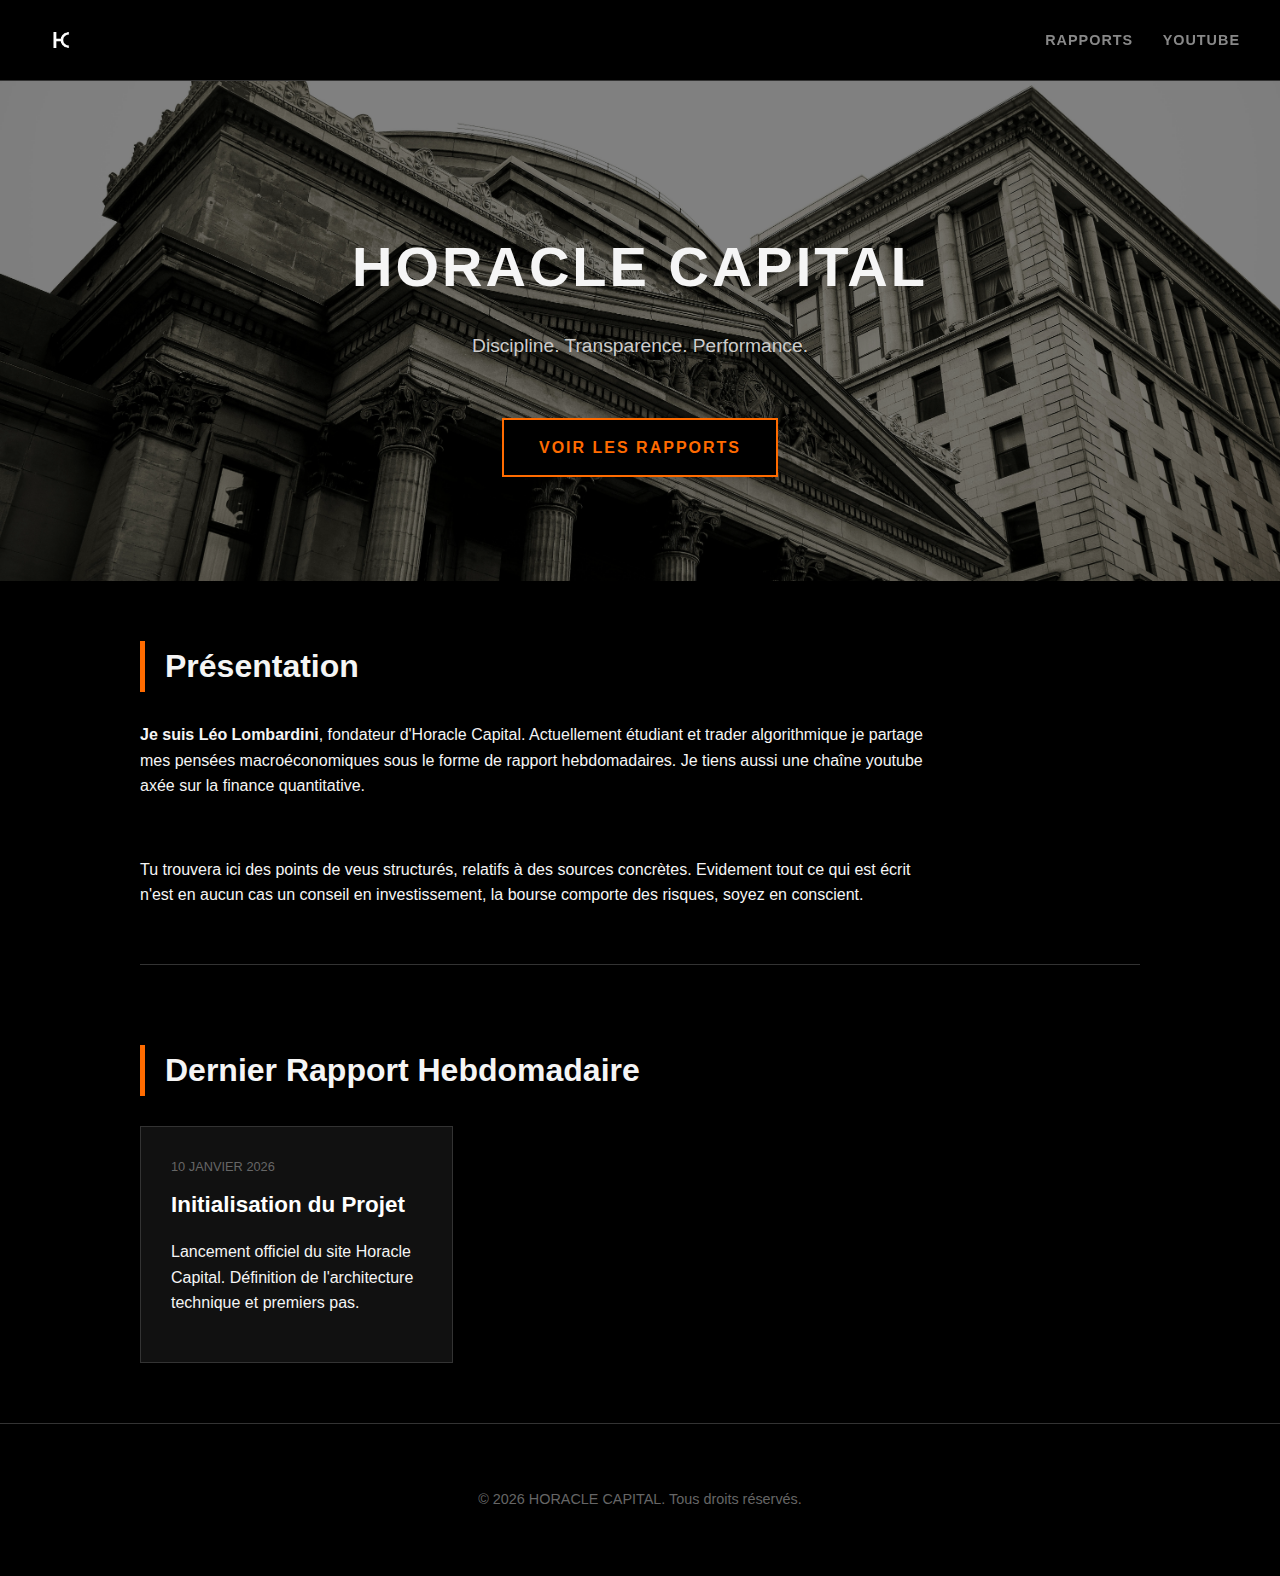
<file: root/index.html>
<!DOCTYPE html>
<html lang="fr">
  <head>
    <meta charset="UTF-8" />
    <meta name="viewport" content="width=device-width, initial-scale=1.0" />
    <title>HORACLE CAPITAL - Journal</title>
    <link rel="stylesheet" href="style.css" />
    <link rel="preconnect" href="https://fonts.googleapis.com" />
    <link
      href="https://fonts.googleapis.com/css2?family=Inter:wght@300;400;700&display=swap"
      rel="stylesheet"
    />
  </head>
  <body>
    <nav>
      <div class="logo-container">
        <a href="index.html">
          <img
            src="assets/img/logo.png"
            alt="HORACLE CAPITAL"
            style="max-height: 40px"
          />
        </a>
      </div>

      <div class="nav-links">
        <a href="reports.html">Rapports</a>
        <a href="https://www.youtube.com/@lbrd_leo" target="_blank">YouTube</a>
      </div>
    </nav>

    <header>
      <img src="assets/img/banner.jpg" alt="Background" class="header-bg" />

      <div class="header-content">
        <h1>Horacle Capital</h1>
        <p>Discipline. Transparence. Performance.</p>
        <br />
        <a href="reports.html" class="btn-cta">Voir les rapports</a>
      </div>
    </header>

    <main>
      <section id="about" class="about-section">
        <h2>Présentation</h2>
        <div style="max-width: 800px">
          <p>
            <strong>Je suis Léo Lombardini</strong>, fondateur d'Horacle
            Capital. Actuellement étudiant et trader algorithmique je partage
            mes pensées macroéconomiques sous le forme de rapport hebdomadaires.
            Je tiens aussi une chaîne youtube axée sur la finance quantitative.
          </p>
          <br />
          <p>
            Tu trouvera ici des points de veus structurés, relatifs à des
            sources concrètes. Evidement tout ce qui est écrit n'est en aucun
            cas un conseil en investissement, la bourse comporte des risques,
            soyez en conscient.
          </p>
        </div>
      </section>

      <section id="reports">
        <h2>Dernier Rapport Hebdomadaire</h2>

        <div class="reports-grid">
          <article class="report-card">
            <span class="report-date">10 Janvier 2026</span>
            <h3>
              <a href="reports/report_10_01_26.html"
                >Initialisation du Projet</a
              >
            </h3>
            <p>
              Lancement officiel du site Horacle Capital. Définition de
              l'architecture technique et premiers pas.
            </p>
          </article>
        </div>
      </section>
    </main>

    <footer>
      <p>&copy; 2026 HORACLE CAPITAL. Tous droits réservés.</p>
    </footer>
  </body>
</html>
</file>
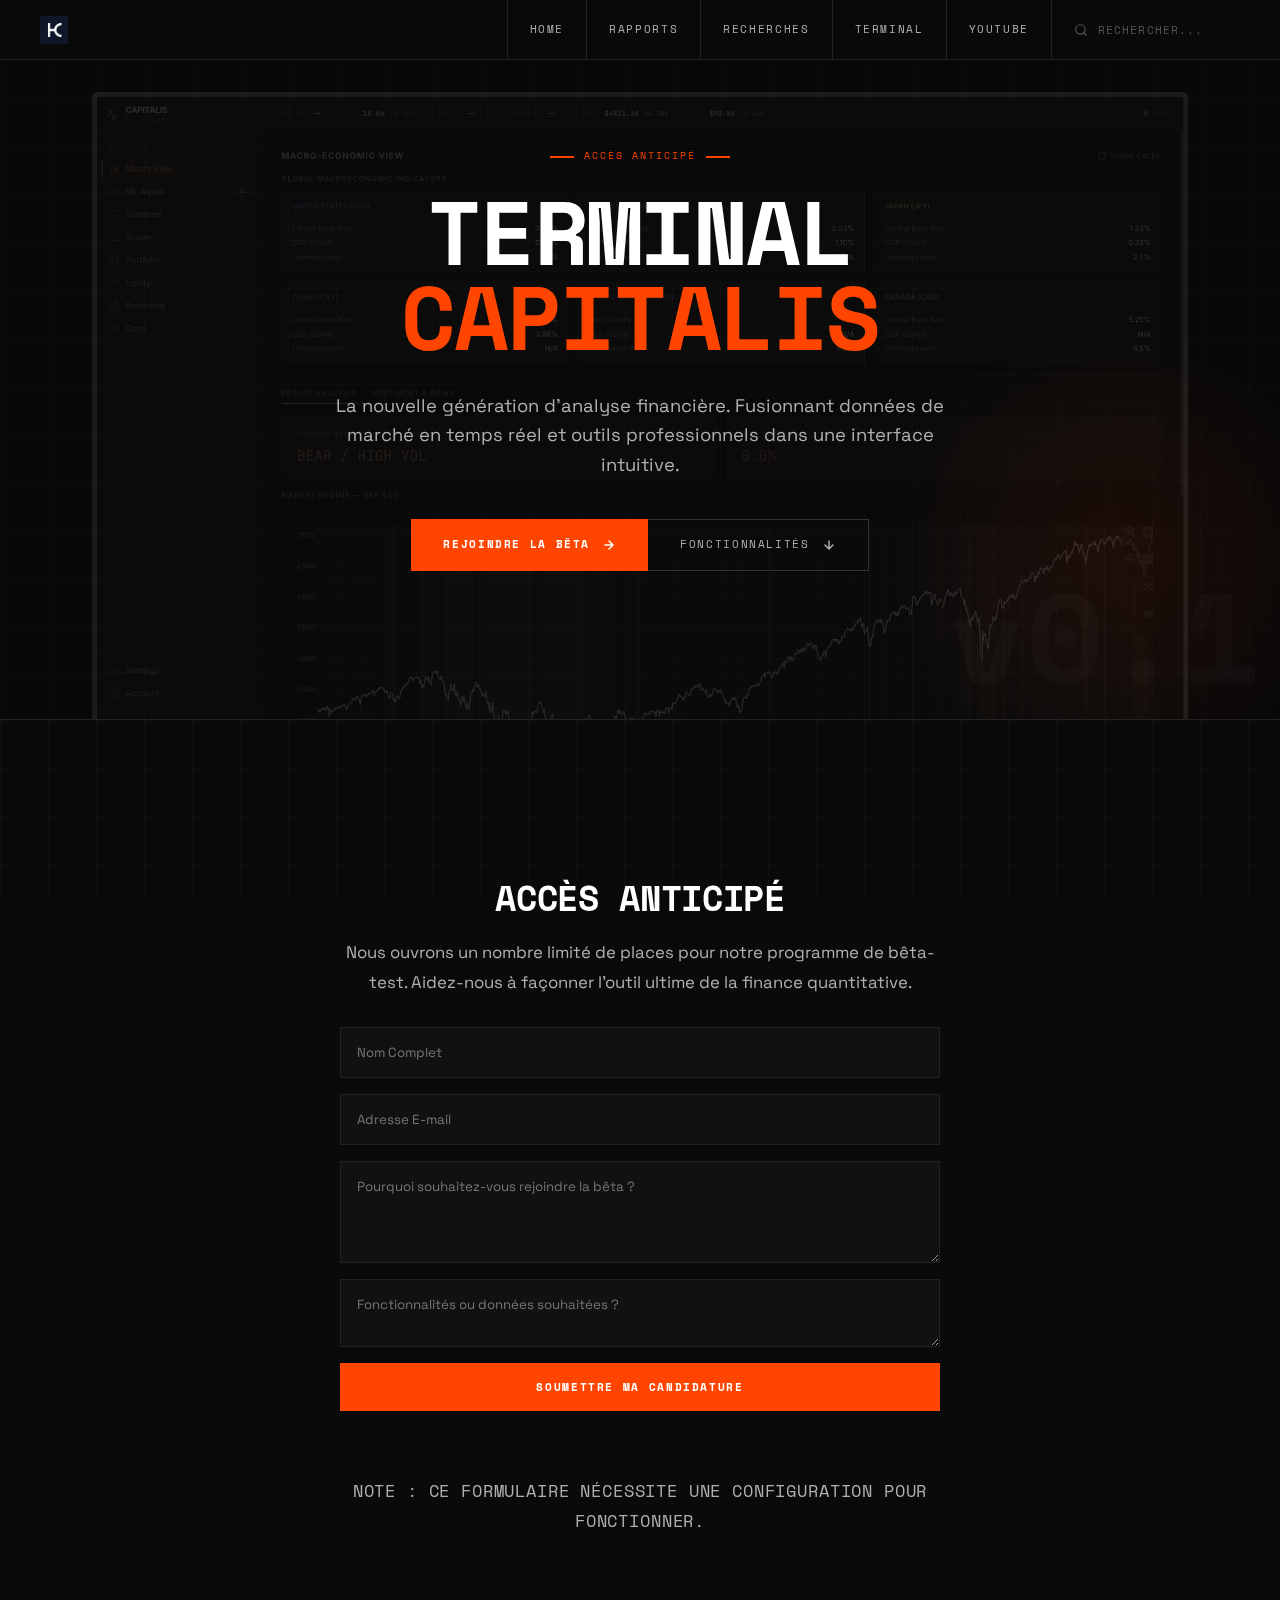
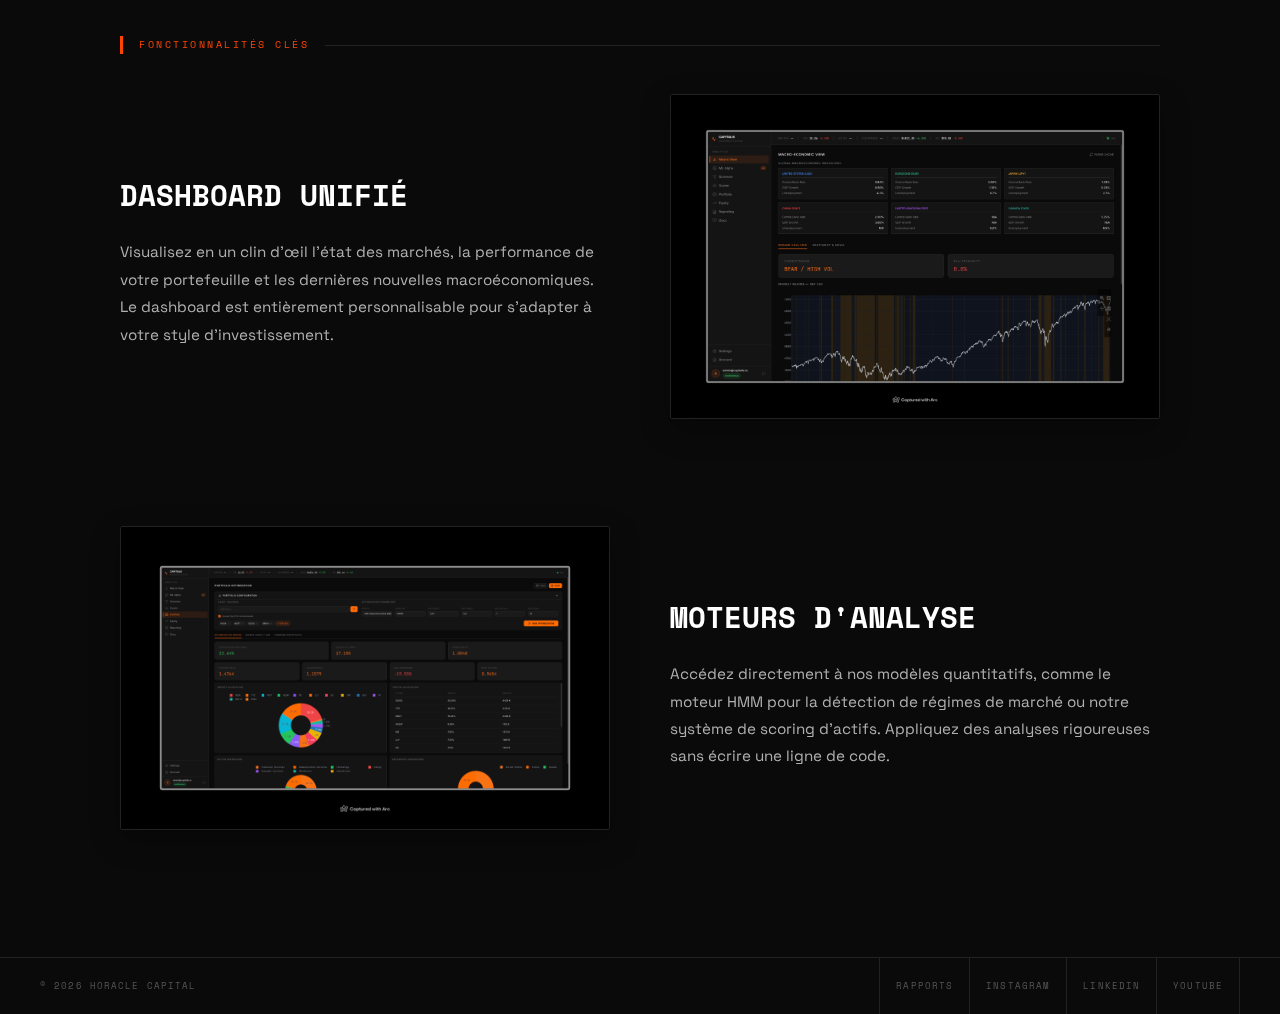
<file: terminal.html>
<!doctype html>
<html lang="fr">
  <head>
    <meta charset="UTF-8" />
    <meta name="viewport" content="width=device-width, initial-scale=1.0" />
    <title>TERMINAL CAPITALIS - HORACLE CAPITAL</title>
    <link rel="icon" type="image/png" href="assets/img/logo.png" />
    <link rel="stylesheet" href="style.css" />
    <link rel="preconnect" href="https://fonts.googleapis.com" />
    <link href="https://fonts.googleapis.com/css2?family=Space+Grotesk:wght@300;400;500;700&family=Space+Mono:wght@400;700&display=swap" rel="stylesheet" />
    <script defer src="https://cloud.umami.is/script.js" data-website-id="2de0cd59-a747-4d4a-898e-5b2ff8cee015"></script>
  </head>
  <body>
    <nav>
      <div class="logo-container">
        <a href="index.html">
          <img src="assets/img/biglogo.png" alt="HORACLE CAPITAL" />
        </a>
      </div>
      <div class="nav-links" id="nav-links">
        <button class="menu-close" id="menu-close" aria-label="Fermer le menu">
          <svg width="24" height="24" viewBox="0 0 24 24" fill="none" stroke="currentColor" stroke-width="2" stroke-linecap="round" stroke-linejoin="round"><line x1="18" y1="6" x2="6" y2="18"></line><line x1="6" y1="6" x2="18" y2="18"></line></svg>
        </button>
        <a href="index.html">Home</a>
        <a href="reports.html">Rapports</a>
        <a href="research.html">Recherches</a>
        <a href="terminal.html">Terminal</a>
        <a href="https://youtube.com/@lbrd_leo?si=t6s5xkQprmXiBvE7" target="_blank">YouTube</a>
        <form class="nav-search" id="global-search-form" action="#">
          <svg width="14" height="14" viewBox="0 0 24 24" fill="none" stroke="currentColor" stroke-width="2" stroke-linecap="round" stroke-linejoin="round"><circle cx="11" cy="11" r="8"></circle><line x1="21" y1="21" x2="16.65" y2="16.65"></line></svg>
          <input type="text" placeholder="Rechercher..." aria-label="Rechercher sur le site" />
        </form>
      </div>
      <button class="menu-toggle" id="menu-toggle" aria-label="Ouvrir le menu">
        <svg width="24" height="24" viewBox="0 0 24 24" fill="none" stroke="currentColor" stroke-width="2" stroke-linecap="round" stroke-linejoin="round"><line x1="3" y1="12" x2="21" y2="12"></line><line x1="3" y1="6" x2="21" y2="6"></line><line x1="3" y1="18" x2="21" y2="18"></line></svg>
      </button>
    </nav>
    <div class="nav-overlay" id="nav-overlay"></div>

    <header class="hero" style="min-height: 80vh; border-bottom: 1px solid var(--border);">
      <img src="assets/img/screen_1_terminal.jpeg" alt="" class="hero-bg" aria-hidden="true" style="opacity: 0.15; filter: grayscale(50%); object-position: top;" />
      <div class="hero-inner">
        <div class="hero-tag">Accès Anticipé</div>
        <h1>
          TERMINAL<br>
          <span class="o">CAPITALIS</span>
        </h1>
        <p class="hero-sub" style="font-family: var(--ff-body); text-transform: none; letter-spacing: normal; font-size: 1.15rem; max-width: 650px; color: var(--off); margin-bottom: 40px; line-height: 1.6;">
          La nouvelle génération d'analyse financière. Fusionnant données de marché en temps réel et outils professionnels dans une interface intuitive.
        </p>
        <div class="hero-actions">
          <a href="#beta-section" class="btn-primary">
            Rejoindre la Bêta
            <svg width="14" height="14" viewBox="0 0 14 14" fill="none"><path d="M3 7h8M7 3l4 4-4 4" stroke="currentColor" stroke-width="1.5" stroke-linecap="round" stroke-linejoin="round"/></svg>
          </a>
          <a href="#features" class="btn-ghost">
            Fonctionnalités
            <svg width="14" height="14" viewBox="0 0 14 14" fill="none"><path d="M7 3v8M3 7l4 4 4-4" stroke="currentColor" stroke-width="1.5" stroke-linecap="round" stroke-linejoin="round"/></svg>
          </a>
        </div>
      </div>
      <div class="hero-num" aria-hidden="true" style="font-size: 8rem; right: 20px; bottom: 20px;">v0.1</div>
    </header>

    <main class="container" style="padding-top: 80px; padding-bottom: 120px;">
        <div class="manifesto" style="padding: 0 0 80px 0; text-align: center;">

        </div>

        <div id="beta-section" style="max-width: 600px; margin: 0 auto 100px auto; scroll-margin-top: 100px;">
            <div class="about-body" style="text-align: center;">
                <h2 class="section-title" style="font-size: 2.2rem; margin-bottom: 20px;">Accès Anticipé</h2>
                <p style="color: var(--off); margin-bottom: 30px;">Nous ouvrons un nombre limité de places pour notre programme de bêta-test. Aidez-nous à façonner l'outil ultime de la finance quantitative.</p>
                
                <form id="beta-form" action="https://api.web3forms.com/submit" method="POST">
                    
                    <input type="hidden" name="access_key" value="c455f599-cf43-4be4-9835-019ffa3330db">
                    
                    <div style="display: flex; flex-direction: column; gap: 16px;">
                        <input type="text" name="Nom" placeholder="Nom Complet" required style="padding: 16px; background: var(--bg-2); border: 1px solid var(--border); color: var(--white); font-family: var(--ff-body); outline: none; transition: border-color 0.2s;" onfocus="this.style.borderColor='var(--orange)'" onblur="this.style.borderColor='var(--border)'">
                        <input type="email" name="Email" placeholder="Adresse E-mail" required style="padding: 16px; background: var(--bg-2); border: 1px solid var(--border); color: var(--white); font-family: var(--ff-body); outline: none; transition: border-color 0.2s;" onfocus="this.style.borderColor='var(--orange)'" onblur="this.style.borderColor='var(--border)'">
                        <textarea name="Motivation" rows="4" placeholder="Pourquoi souhaitez-vous rejoindre la bêta ?" required style="padding: 16px; background: var(--bg-2); border: 1px solid var(--border); color: var(--white); font-family: var(--ff-body); resize: vertical; outline: none; transition: border-color 0.2s;" onfocus="this.style.borderColor='var(--orange)'" onblur="this.style.borderColor='var(--border)'"></textarea>
                        <textarea name="Fonctionnalites_souhaitees" rows="2" placeholder="Fonctionnalités ou données souhaitées ?" style="padding: 16px; background: var(--bg-2); border: 1px solid var(--border); color: var(--white); font-family: var(--ff-body); resize: vertical; outline: none; transition: border-color 0.2s;" onfocus="this.style.borderColor='var(--orange)'" onblur="this.style.borderColor='var(--border)'"></textarea>
                        <button type="submit" class="btn-primary" style="border: none; cursor: pointer; justify-content: center; width: 100%;">Soumettre ma candidature</button>
                    </div>
                </form>
                <p id="form-status" style="margin-top: 20px; font-family: var(--ff-mono); text-align: center; min-height: 1.2em;"></p>
                <p class="disclaimer" style="margin-top: 16px; text-align: center; border-top: none; padding-top: 0;">
                    Note : Ce formulaire nécessite une configuration pour fonctionner.
                </p>
            </div>
        </div>

        <div id="features" class="section-rule" style="scroll-margin-top: 100px;">
            <span class="section-label">Fonctionnalités Clés</span>
            <div class="rule-line"></div>
        </div>

        <div class="feature-showcase">
            <div class="feature-item">
                <div class="feature-text">
                    <h3>Dashboard Unifié</h3>
                    <p>Visualisez en un clin d'œil l'état des marchés, la performance de votre portefeuille et les dernières nouvelles macroéconomiques. Le dashboard est entièrement personnalisable pour s'adapter à votre style d'investissement.</p>
                </div>
                <div class="feature-image">
                    <img src="assets/img/screen_1_terminal.jpeg" alt="Dashboard du Terminal Capitalis">
                </div>
            </div>
            <div class="feature-item reverse">
                <div class="feature-text">
                    <h3>Moteurs d'Analyse</h3>
                    <p>Accédez directement à nos modèles quantitatifs, comme le moteur HMM pour la détection de régimes de marché ou notre système de scoring d'actifs. Appliquez des analyses rigoureuses sans écrire une ligne de code.</p>
                </div>
                <div class="feature-image">
                    <img src="assets/img/screen_2_terminal.jpeg" alt="Outils d'analyse quantitative">
                </div>
            </div>
        </div>

    </main>

    <footer>
      <p>&copy; 2026 HORACLE CAPITAL</p>
      <div class="footer-links">
        <a href="reports.html">Rapports</a>
        <a href="https://www.instagram.com/horacle_capital" target="_blank">Instagram</a>
        <a href="https://www.linkedin.com/in/l%C3%A9o-lombardini-418018280/" target="_blank">LinkedIn</a>
        <a href="https://youtube.com/@lbrd_leo" target="_blank">YouTube</a>
      </div>
    </footer>

    <script src="main.js"></script>
    <script>
      var form = document.getElementById("beta-form");
      
      async function handleSubmit(event) {
        event.preventDefault();
        var status = document.getElementById("form-status");
        var button = form.querySelector("button");
        var data = new FormData(event.target);
    
        button.disabled = true;
        button.textContent = "Envoi en cours...";
        status.innerHTML = "";
    
        fetch(event.target.action, {
          method: form.method,
          body: data,
          headers: {
              'Accept': 'application/json'
          }
        }).then(response => {
          button.disabled = false;
          button.textContent = "Soumettre ma candidature";
          if (response.ok) {
            status.style.color = "var(--white)";
            status.innerHTML = "Merci ! Votre candidature a bien été envoyée.";
            form.reset();
          } else {
            response.json().then(data => {
              status.style.color = "var(--orange)";
              // AJUSTEMENT POUR WEB3FORMS (data.message au lieu de data.errors)
              if (Object.hasOwn(data, 'message')) {
                status.innerHTML = data.message;
              } else if (Object.hasOwn(data, 'errors')) {
                status.innerHTML = data["errors"].map(error => error["message"]).join(", ");
              } else {
                status.innerHTML = "Oops! Erreur de configuration. Le formulaire n'a pas pu être envoyé.";
              }
            })
          }
        }).catch(error => {
          button.disabled = false;
          button.textContent = "Soumettre ma candidature";
          status.style.color = "var(--orange)";
          status.innerHTML = "Oops! Problème de connexion. Veuillez réessayer.";
        });
      }
      form.addEventListener("submit", handleSubmit)
    </script>
  </body>
</html>
</file>
<file: root/style.css>
/* style.css - Mix Minimaliste & Accents Orange */

:root {
  --bg-color: #000000; /* Fond Noir pur */
  --text-color: #f5f5f5; /* Texte Blanc cassé */
  --accent-color: #ff6b00; /* ORANGE Bloomberg pour les interactions */
  --card-bg: #111111; /* Fond des cartes */
  --border-color: #333333; /* Bordures grises subtiles */
  --font-main: "Helvetica Neue", Helvetica, Arial, sans-serif; /* Police propre */
}

body {
  background-color: var(--bg-color);
  color: var(--text-color);
  font-family: var(--font-main);
  margin: 0;
  padding: 0;
  line-height: 1.6;
}

a {
  text-decoration: none;
  transition: all 0.3s ease;
}

/* --- NAVIGATION (Logo à gauche, menu à droite) --- */
nav {
  display: flex;
  justify-content: space-between;
  align-items: center;
  padding: 20px 40px;
  background-color: rgba(0, 0, 0, 0.9); /* Légèrement transparent */
  position: sticky; /* Le menu reste en haut quand on scrolle */
  top: 0;
  z-index: 1000;
  border-bottom: 1px solid var(--border-color);
}

.logo-container img {
  height: 50px; /* Ajuste selon la taille de ton logo */
  display: block;
}

.nav-links a {
  color: #888;
  margin-left: 25px;
  font-size: 0.9rem;
  font-weight: 600;
  text-transform: uppercase;
  letter-spacing: 1px;
}

/* L'effet Orange demandé */
.nav-links a:hover {
  color: var(--accent-color);
}

/* --- HEADER / BANNIÈRE HERO --- */
header {
  height: 500px; /* Bannière imposante */
  position: relative;
  display: flex;
  align-items: center;
  justify-content: center;
  text-align: center;
  overflow: hidden;
}

/* L'image de fond */
.header-bg {
  position: absolute;
  top: 0;
  left: 0;
  width: 100%;
  height: 100%;
  object-fit: cover;
  opacity: 0.5; /* Assombrit l'image pour lire le texte */
  z-index: 1;
}

.header-content {
  position: relative;
  z-index: 2; /* Au-dessus de l'image */
  max-width: 800px;
  padding: 0 20px;
}

.header-content h1 {
  font-size: 3.5rem;
  margin-bottom: 10px;
  text-transform: uppercase;
  letter-spacing: 3px;
  font-weight: 800;
}

.header-content p {
  font-size: 1.2rem;
  color: #ccc;
  margin-bottom: 30px;
}

/* BOUTON CALL TO ACTION (CTA) */
.btn-cta {
  display: inline-block;
  padding: 15px 35px;
  border: 2px solid var(--accent-color);
  color: var(--accent-color);
  font-weight: bold;
  text-transform: uppercase;
  letter-spacing: 2px;
  background-color: #000;
}

.btn-cta:hover {
  background-color: var(--accent-color);
  color: #000; /* Texte devient noir sur fond orange */
  transform: translateY(-3px); /* Petit effet de saut */
  box-shadow: 0 10px 20px rgba(255, 107, 0, 0.2);
}

/* --- MAIN CONTENT --- */
main {
  max-width: 1000px;
  margin: 60px auto;
  padding: 0 20px;
}

h2 {
  font-size: 2rem;
  margin-bottom: 30px;
  border-left: 5px solid var(--accent-color); /* Barre orange à gauche du titre */
  padding-left: 20px;
}

/* Section Présentation */
.about-section {
  margin-bottom: 80px;
  padding-bottom: 40px;
  border-bottom: 1px solid var(--border-color);
}

/* Grille des Rapports */
.reports-grid {
  display: grid;
  grid-template-columns: repeat(auto-fill, minmax(300px, 1fr)); /* Responsive */
  gap: 30px;
}

.report-card {
  background-color: var(--card-bg);
  border: 1px solid var(--border-color);
  padding: 30px;
  transition: transform 0.3s, border-color 0.3s;
}

.report-card:hover {
  border-color: var(--accent-color);
  transform: translateY(-5px);
}

.report-date {
  display: block;
  font-size: 0.8rem;
  color: #666;
  margin-bottom: 10px;
  text-transform: uppercase;
}

.report-card h3 {
  margin: 0 0 15px 0;
  font-size: 1.4rem;
}

.report-card h3 a {
  color: #fff;
}

.report-card h3 a:hover {
  color: var(--accent-color);
}

/* --- FOOTER --- */
footer {
  text-align: center;
  padding: 50px 20px;
  border-top: 1px solid var(--border-color);
  color: #666;
  font-size: 0.9rem;
}

.article-container {
  max-width: 800px;
  margin: 40px auto;
  padding: 0 20px;
  font-size: 1.1rem; /* Texte un peu plus grand pour la lecture */
  color: #ddd;
}

/* Encadré Résumé (Executive Summary) */
.exec-summary {
  background-color: #1a1a1a;
  border-left: 4px solid var(--accent-color);
  padding: 20px;
  margin-bottom: 40px;
  font-style: italic;
  color: #fff;
}

.exec-summary strong {
  color: var(--accent-color);
  text-transform: uppercase;
  font-style: normal;
  display: block;
  margin-bottom: 10px;
  font-size: 0.9rem;
}

/* Images et Graphiques */
figure {
  margin: 40px 0;
  text-align: center;
}

figure img {
  max-width: 100%;
  border: 1px solid #333;
  border-radius: 4px;
}

figcaption {
  font-size: 0.85rem;
  color: #888;
  margin-top: 10px;
  font-family: monospace; /* Style "Donnée brute" */
}

/* Citations importantes */
blockquote {
  font-size: 1.4rem;
  color: #fff;
  margin: 40px 0;
  padding-left: 20px;
  border-left: 2px solid #555;
  line-height: 1.4;
}

/* SECTION SOURCES INTERACTIVE (<details>) */
details.sources-box {
  background-color: #0a0a0a;
  border: 1px solid #333;
  border-radius: 5px;
  margin-top: 60px;
  margin-bottom: 40px;
  overflow: hidden;
}

summary {
  padding: 15px 20px;
  cursor: pointer;
  font-weight: bold;
  text-transform: uppercase;
  color: #888;
  list-style: none; /* Cache la flèche par défaut */
  display: flex;
  justify-content: space-between;
  align-items: center;
  transition: background 0.3s;
}

summary:hover {
  background-color: #111;
  color: var(--accent-color);
}

summary::after {
  content: "+";
  font-size: 1.5rem;
  font-weight: bold;
}

details[open] summary::after {
  content: "-";
}

details[open] summary {
  border-bottom: 1px solid #333;
  color: var(--accent-color);
}

.sources-content {
  padding: 20px;
  font-size: 0.9rem;
}

.sources-content ul {
  margin: 0;
  padding-left: 20px;
}

.sources-content li {
  margin-bottom: 10px;
  color: #666;
}

/* Disclaimer en bas d'article */
.disclaimer {
  font-size: 0.75rem;
  color: #444;
  border-top: 1px solid #222;
  padding-top: 20px;
  margin-top: 50px;
  text-align: justify;
}
</file>
<file: style.css>
/* style.css - Nouvelle Identité Horacle Capital */

:root {
  --bg:       #0A0A0A;
  --bg-2:     #111111;
  --bg-3:     #161616;
  --white:    #FFFFFF;
  --off:      #B0B0B0;
  --dim:      #555555;
  --border:   #222222;
  --border-2: #333333;
  --orange:   #FF4500;
  --orange-d: rgba(255,69,0,0.10);
  --ff-mono:  'Space Mono', monospace;
  --ff-body:  'Space Grotesk', sans-serif;
}

*, *::before, *::after { box-sizing: border-box; margin: 0; padding: 0; }
html { scroll-behavior: smooth; }
body {
  background: var(--bg);
  color: var(--white);
  font-family: var(--ff-body);
  font-size: 1rem;
  line-height: 1.6;
  -webkit-font-smoothing: antialiased;
  overflow-x: hidden;
}
a { color: inherit; text-decoration: none; }

body::before {
  content: '';
  position: fixed;
  inset: 0;
  background-image:
    linear-gradient(rgba(255,255,255,0.022) 1px, transparent 1px),
    linear-gradient(90deg, rgba(255,255,255,0.022) 1px, transparent 1px);
  background-size: 48px 48px;
  pointer-events: none;
  z-index: 0;
}

::-webkit-scrollbar { width: 3px; }
::-webkit-scrollbar-track { background: var(--bg); }
::-webkit-scrollbar-thumb { background: var(--orange); }

/* --- NAV --- */
nav {
  position: fixed;
  top: 0; left: 0; right: 0;
  z-index: 100;
  display: flex;
  align-items: center;
  justify-content: space-between;
  padding: 0 40px;
  height: 60px;
  background: rgba(10,10,10,0.94);
  backdrop-filter: blur(16px);
  border-bottom: 1px solid var(--border);
}
.logo-container img { max-height: 28px; display: block; }
.nav-links { display: flex; align-items: center; }
.nav-links a {
  font-family: var(--ff-mono);
  font-size: 0.68rem;
  letter-spacing: 0.15em;
  text-transform: uppercase;
  color: var(--off);
  padding: 0 22px;
  height: 60px;
  display: flex;
  align-items: center;
  border-left: 1px solid var(--border);
  transition: all 0.2s;
}
.nav-links a:hover { color: var(--white); background: rgba(255,255,255,0.025); }

.nav-search { display: flex; align-items: center; padding: 0 22px; height: 60px; border-left: 1px solid var(--border); }
.nav-search svg { color: var(--dim); margin-right: 10px; flex-shrink: 0; }
.nav-search input { background: transparent; border: none; color: var(--white); font-family: var(--ff-mono); font-size: 0.68rem; letter-spacing: 0.1em; text-transform: uppercase; outline: none; width: 120px; transition: width 0.3s; }
.nav-search input:focus { width: 180px; }
.nav-search input::placeholder { color: var(--dim); }

/* --- MENU MOBILE --- */
.menu-toggle, .menu-close {
  display: none;
  background: transparent;
  border: none;
  color: var(--white);
  cursor: pointer;
  padding: 8px;
  transition: color 0.2s;
}
.menu-toggle:hover, .menu-close:hover {
  color: var(--orange);
}
.nav-overlay {
  position: fixed;
  inset: 0;
  background: rgba(0, 0, 0, 0.7);
  backdrop-filter: blur(4px);
  z-index: 90;
  opacity: 0;
  pointer-events: none;
  transition: opacity 0.3s ease;
}
.nav-overlay.active {
  opacity: 1;
  pointer-events: auto;
}

/* --- MODAL DE RECHERCHE GLOBALE --- */
.search-modal-overlay {
  position: fixed; inset: 0; background: rgba(0,0,0,0.85); backdrop-filter: blur(8px);
  z-index: 1000; display: flex; justify-content: center; align-items: flex-start;
  padding: 10vh 20px 20px 20px; opacity: 0; pointer-events: none; transition: opacity 0.3s ease;
}
.search-modal-overlay.active { opacity: 1; pointer-events: auto; }
.search-modal {
  background: var(--bg-2); border: 1px solid var(--border); width: 100%; max-width: 640px;
  display: flex; flex-direction: column; max-height: 80vh; overflow: hidden;
  box-shadow: 0 20px 40px rgba(0,0,0,0.5); transform: translateY(-20px); transition: transform 0.3s ease;
}
.search-modal-overlay.active .search-modal { transform: translateY(0); }
.sm-header { padding: 20px 24px; border-bottom: 1px solid var(--border); display: flex; justify-content: space-between; align-items: center; background: var(--bg); }
.sm-header input { background: transparent; border: none; color: var(--white); font-family: var(--ff-body); font-size: 1.1rem; width: 100%; outline: none; }
.sm-header input::placeholder { color: var(--dim); }
.sm-close { background: transparent; border: none; color: var(--dim); cursor: pointer; transition: color 0.2s; display: flex; align-items: center; justify-content: center; padding: 4px; }
.sm-close:hover { color: var(--orange); }
.sm-body { padding: 24px; overflow-y: auto; display: flex; flex-direction: column; gap: 16px; background: var(--bg-2); }
.sm-body::-webkit-scrollbar { width: 4px; }
.sm-body::-webkit-scrollbar-thumb { background: var(--border); }
.sm-result { display: block; background: var(--bg); border: 1px solid var(--border); padding: 20px; text-decoration: none; transition: border-color 0.2s, transform 0.2s; }
.sm-result:hover { border-color: var(--orange); transform: translateY(-2px); }
.sm-result-meta { font-family: var(--ff-mono); font-size: 0.6rem; color: var(--dim); margin-bottom: 12px; text-transform: uppercase; letter-spacing: 0.1em; display: flex; gap: 8px; align-items: center; }
.sm-result-tag { color: var(--bg); background: var(--orange); padding: 2px 8px; font-weight: 700; }
.sm-result h4 { font-family: var(--ff-mono); font-size: 1.05rem; color: var(--white); margin-bottom: 8px; text-transform: uppercase; line-height: 1.3; }
.sm-result p { font-size: 0.85rem; color: var(--off); line-height: 1.6; margin: 0; }
.sm-loading, .sm-empty { text-align: center; padding: 60px 20px; color: var(--dim); font-family: var(--ff-mono); font-size: 0.75rem; text-transform: uppercase; letter-spacing: 0.1em; }

/* --- TICKER --- */
.ticker-wrap {
  margin-top: 60px;
  background: var(--bg-2);
  border-bottom: 1px solid var(--border);
  overflow: hidden;
  position: relative;
  z-index: 1;
}
.ticker-wrap::before,
.ticker-wrap::after {
  content: '';
  position: absolute;
  top: 0; bottom: 0;
  width: 60px;
  z-index: 2;
}
.ticker-wrap::before { left: 0;  background: linear-gradient(to right, var(--bg-2), transparent); }
.ticker-wrap::after  { right: 0; background: linear-gradient(to left,  var(--bg-2), transparent); }
.ticker-track {
  display: flex;
  width: max-content;
  animation: tick 28s linear infinite;
}
.ticker-track:hover { animation-play-state: paused; }
@keyframes tick {
  from { transform: translateX(0); }
  to   { transform: translateX(-50%); }
}
.t-item {
  display: inline-flex;
  align-items: center;
  gap: 8px;
  padding: 9px 28px;
  font-family: var(--ff-mono);
  font-size: 0.63rem;
  letter-spacing: 0.1em;
  color: var(--dim);
  border-right: 1px solid var(--border);
  white-space: nowrap;
}
.t-item b { color: var(--off); }
.t-item .up { color: #3ecf6e; }
.t-item .dn { color: var(--orange); }

/* --- HERO (INDEX) --- */
.hero {
  position: relative;
  z-index: 1;
  min-height: calc(100vh - 60px - 37px);
  display: flex;
  flex-direction: column;
  justify-content: center;
  padding: 80px 40px;
  overflow: hidden;
}
.hero-bg {
  position: absolute;
  inset: 0;
  width: 100%; height: 100%;
  object-fit: cover;
  opacity: 0.06;
  filter: grayscale(100%);
}
.hero::before {
  content: '';
  position: absolute;
  bottom: -80px; right: -80px;
  width: 480px; height: 480px;
  background: radial-gradient(circle, rgba(255,69,0,0.1) 0%, transparent 70%);
  pointer-events: none;
}
.hero-inner {
  position: relative;
  z-index: 2;
  max-width: 1120px;
  margin: 0 auto;
  width: 100%;
  display: flex;
  flex-direction: column;
  align-items: center;
  text-align: center;
}
.hero-tag {
  display: inline-flex;
  align-items: center;
  gap: 10px;
  font-family: var(--ff-mono);
  font-size: 0.63rem;
  letter-spacing: 0.2em;
  text-transform: uppercase;
  color: var(--orange);
  margin-bottom: 24px;
  animation: fadeUp 0.8s 0.1s both;
}
.hero-tag::before,
.hero-tag::after {
  content: '';
  width: 24px; height: 2px;
  background: var(--orange);
  display: block;
}
.hero h1 {
  font-family: var(--ff-mono);
  font-size: clamp(2.8rem, 7vw, 6rem);
  font-weight: 700;
  line-height: 0.95;
  letter-spacing: -0.02em;
  text-transform: uppercase;
  color: var(--white);
  margin-bottom: 32px;
  animation: fadeUp 0.8s 0.2s both;
}
.hero h1 .o { color: var(--orange); }
.hero-sub {
  font-family: var(--ff-mono);
  font-size: 0.72rem;
  letter-spacing: 0.2em;
  text-transform: uppercase;
  color: var(--dim);
  margin-bottom: 48px;
  animation: fadeUp 0.8s 0.35s both;
}
.hero-sub .dot { color: var(--orange); margin: 0 4px; }
.hero-actions { display: flex; animation: fadeUp 0.8s 0.5s both; }
.btn-primary {
  display: inline-flex;
  align-items: center;
  gap: 12px;
  padding: 16px 32px;
  background: var(--orange);
  color: var(--white);
  font-family: var(--ff-mono);
  font-size: 0.68rem;
  font-weight: 700;
  letter-spacing: 0.15em;
  text-transform: uppercase;
  transition: all 0.2s;
}
.btn-primary:hover { background: #ff5a1f; transform: translateY(-1px); }
.btn-ghost {
  display: inline-flex;
  align-items: center;
  gap: 12px;
  padding: 16px 32px;
  background: transparent;
  color: var(--off);
  font-family: var(--ff-mono);
  font-size: 0.68rem;
  letter-spacing: 0.15em;
  text-transform: uppercase;
  border: 1px solid var(--border-2);
  border-left: none;
  transition: all 0.2s;
}
.btn-ghost:hover { color: var(--white); border-color: var(--off); }
.hero-num {
  position: absolute;
  right: 40px; bottom: 40px;
  font-family: var(--ff-mono);
  font-size: 10rem;
  font-weight: 700;
  color: rgba(255,255,255,0.025);
  pointer-events: none;
  line-height: 1;
  user-select: none;
  z-index: 1;
}

@keyframes fadeUp {
  from { opacity: 0; transform: translateY(20px); }
  to   { opacity: 1; transform: translateY(0); }
}

/* --- LAYOUT & COMPONENTS --- */
.container { max-width: 1120px; margin: 0 auto; padding: 0 40px; position: relative; z-index: 1; }
.container-wide { max-width: 1400px; padding: 0 20px; }
.section-rule { display: flex; align-items: center; gap: 16px; margin-bottom: 40px; }
.section-rule::before { content: ''; width: 3px; height: 18px; background: var(--orange); flex-shrink: 0; }
.section-label { font-family: var(--ff-mono); font-size: 0.63rem; letter-spacing: 0.25em; text-transform: uppercase; color: var(--orange); white-space: nowrap; }
.rule-line { flex: 1; height: 1px; background: var(--border); }
.rule-link {
  font-family: var(--ff-mono);
  font-size: 0.63rem;
  letter-spacing: 0.15em;
  text-transform: uppercase;
  color: var(--dim);
  display: flex;
  align-items: center;
  gap: 6px;
  white-space: nowrap;
  transition: color 0.2s;
}
.rule-link:hover { color: var(--orange); }
.rule-link span { transition: transform 0.2s; }
.rule-link:hover span { transform: translateX(4px); }
.section-title {
  font-family: var(--ff-mono);
  font-size: clamp(1.7rem, 3vw, 2.6rem);
  font-weight: 700;
  text-transform: uppercase;
  letter-spacing: -0.01em;
  color: var(--white);
  line-height: 1.05;
  margin-bottom: 8px;
}

/* ABOUT */
.about-section { padding: 100px 0; border-top: 1px solid var(--border); border-bottom: 1px solid var(--border); background: var(--bg-2); }
.about-grid { display: grid; grid-template-columns: 1fr 450px; gap: 100px; align-items: start; }
.about-grid { display: grid; grid-template-columns: 1fr 450px; gap: 80px; align-items: center; }
.about-body .section-title { margin-bottom: 28px; }
.about-body p { color: var(--off); font-size: 0.95rem; line-height: 1.8; margin-bottom: 16px; }
.about-body p { color: var(--off); font-size: 1.05rem; line-height: 1.8; margin-bottom: 24px; }
.about-body p strong { color: var(--white); font-weight: 500; }
.about-body a { color: var(--orange); transition: opacity 0.2s; }
.about-body a:hover { opacity: 0.7; }
.socials { display: flex; flex-direction: column; gap: 0; margin-top: 32px; }
.social-pill {
  display: flex; align-items: center; gap: 12px; padding: 13px 16px; border: 1px solid var(--border); border-bottom: none;
  font-family: var(--ff-mono); font-size: 0.65rem; letter-spacing: 0.1em; text-transform: uppercase; color: var(--dim); transition: all 0.2s;
}
.social-pill:last-child { border-bottom: 1px solid var(--border); }
.social-pill:hover { background: var(--orange-d); border-color: var(--orange); color: var(--orange); }
.social-pill:hover + .social-pill { border-top-color: var(--orange); }
.sp-arrow { margin-left: auto; opacity: 0; transition: all 0.2s; }
.social-pill:hover .sp-arrow { opacity: 1; transform: translateX(3px); }
/* =========================================================================
   NOUVELLE PAGE D'ACCUEIL (Terminal / Bloomberg)
   ========================================================================= */

.about-panel { 
  display: flex; 
  flex-direction: column; 
  border: 1px solid var(--border); 
  background-color: var(--bg-2);
  /* Création de la grille de fond subtile style "Tech/Data" */
  background-image: linear-gradient(rgba(255,255,255,0.03) 1px, transparent 1px), linear-gradient(90deg, rgba(255,255,255,0.03) 1px, transparent 1px);
  background-size: 20px 20px;
}
.panel-header { padding: 12px 16px; background: var(--bg-3); border-bottom: 1px solid var(--border); display: flex; align-items: center; gap: 8px; }
.panel-dot { width: 7px; height: 7px; border-radius: 50%; background: var(--orange); animation: blink 1.5s ease-in-out infinite; }
@keyframes blink { 0%,100% { opacity: 1; } 50% { opacity: 0.3; } }
.panel-header span { font-family: var(--ff-mono); font-size: 0.58rem; letter-spacing: 0.2em; text-transform: uppercase; color: var(--dim); }
.panel-graph { padding: 60px 30px; display: flex; justify-content: center; align-items: center; border-bottom: 1px solid var(--border); }
.sparkline { width: 100%; height: 100px; overflow: visible; filter: drop-shadow(0 4px 8px rgba(255,69,0,0.3)); }
.panel-status { padding: 16px; text-align: center; border-bottom: 1px solid var(--border); background: var(--bg-3); }
.status-text { font-family: var(--ff-mono); font-size: 0.58rem; letter-spacing: 0.15em; text-transform: uppercase; color: var(--off); animation: blink 2s infinite ease-in-out; display: block; }
.panel-footer { padding: 12px 16px; display: flex; justify-content: center; background: var(--bg-3); border-top: 1px solid var(--border); }
.panel-badge { font-family: var(--ff-mono); font-size: 0.58rem; letter-spacing: 0.15em; text-transform: uppercase; color: var(--orange); }
/* Barre Sociale Ticker */
.social-bar { display: flex; justify-content: center; align-items: center; gap: 16px; padding: 10px 20px; border-bottom: 1px solid var(--border); background: var(--bg-2); font-family: var(--ff-mono); font-size: 0.55rem; letter-spacing: 0.15em; text-transform: uppercase; color: var(--dim); overflow-x: auto; white-space: nowrap; }
.social-bar a { transition: color 0.2s; }
.social-bar a:hover { color: var(--orange); cursor: crosshair; }
.sb-sep { color: var(--border-2); user-select: none; }

/* REPORTS SECTION (INDEX) */
.reports-section { padding: 100px 0; }
.report-card-featured { position: relative; display: block; border: 1px solid var(--border); overflow: hidden; cursor: pointer; transition: border-color 0.25s; text-decoration: none; color: inherit; }
.report-card-featured::before { content: ''; position: absolute; top: 0; left: 0; right: 0; height: 3px; background: var(--orange); z-index: 2; }
.report-card-featured:hover { border-color: var(--orange); }
.rcf-body { padding: 48px; display: flex; flex-direction: column; gap: 20px; background: var(--bg-2); }
.rcf-meta { display: flex; align-items: center; gap: 12px; flex-wrap: wrap; }
.rcf-tag { font-family: var(--ff-mono); font-size: 0.56rem; letter-spacing: 0.2em; text-transform: uppercase; color: var(--bg); background: var(--orange); padding: 4px 10px; }
.rcf-issue { font-family: var(--ff-mono); font-size: 0.58rem; letter-spacing: 0.15em; text-transform: uppercase; color: var(--orange); border: 1px solid var(--orange); padding: 3px 8px; }
.rcf-date { font-family: var(--ff-mono); font-size: 0.56rem; letter-spacing: 0.1em; color: var(--dim); margin-left: auto; }
.rcf-title { font-family: var(--ff-mono); font-size: clamp(1.5rem, 2.5vw, 2rem); font-weight: 700; text-transform: uppercase; letter-spacing: -0.01em; color: var(--white); line-height: 1.1; transition: color 0.2s; }
.report-card-featured:hover .rcf-title { color: var(--orange); }
.rcf-desc { color: var(--off); font-size: 0.88rem; line-height: 1.75; }
.rcf-cta { display: inline-flex; align-items: center; gap: 10px; font-family: var(--ff-mono); font-size: 0.63rem; letter-spacing: 0.15em; text-transform: uppercase; color: var(--orange); margin-top: auto; padding-top: 16px; border-top: 1px solid var(--border); }
.rcf-arrow { transition: transform 0.2s; }
.report-card-featured:hover .rcf-arrow { transform: translateX(6px); }
/* Manifeste */
.manifesto { padding: 120px 20px; text-align: center; position: relative; }
.manifesto h2 { font-family: var(--ff-body); font-size: clamp(2rem, 5vw, 3.5rem); font-weight: 700; color: var(--white); text-transform: uppercase; letter-spacing: -0.02em; margin-bottom: 24px; }
.manifesto p { font-family: var(--ff-mono); font-size: clamp(0.85rem, 2vw, 1.1rem); color: var(--orange); max-width: 800px; margin: 0 auto; line-height: 1.6; letter-spacing: 0.05em; }

.coming-strip { margin-top: 12px; padding: 16px 22px; border: 1px solid var(--border); border-left: 3px solid var(--orange); background: var(--bg-2); display: flex; align-items: center; gap: 14px; }
.cs-pulse { width: 6px; height: 6px; border-radius: 50%; background: var(--orange); flex-shrink: 0; animation: blink 1.5s ease-in-out infinite; }
.cs-text { font-family: var(--ff-mono); font-size: 0.65rem; letter-spacing: 0.08em; text-transform: uppercase; color: var(--dim); }
.cs-text strong { color: var(--orange); }
/* Blocs Miroir */
.mirror-blocks { padding-bottom: 120px; }
.mirror-grid { display: grid; grid-template-columns: 1fr; gap: 40px; }
@media (min-width: 960px) { .mirror-grid { grid-template-columns: 1fr 1fr; } }

.m-block { background: var(--bg-2); border: 1px solid var(--border); border-top: 2px solid var(--orange); display: flex; flex-direction: column; transition: border-color 0.2s; }
.m-block:hover { border-color: var(--orange); }
.mb-head { display: flex; justify-content: space-between; align-items: center; padding: 16px 24px; border-bottom: 1px solid var(--border); background: var(--bg-3); }
.mb-label { font-family: var(--ff-mono); font-size: 0.6rem; letter-spacing: 0.15em; color: var(--bg); background: var(--orange); font-weight: 700; padding: 4px 8px; }
.mb-date { font-family: var(--ff-mono); font-size: 0.6rem; letter-spacing: 0.15em; color: var(--dim); }
.mb-body { padding: 32px 24px; display: flex; flex-direction: column; flex-grow: 1; }
.mb-body h3 { font-family: var(--ff-body); font-size: clamp(1.5rem, 3vw, 2rem); font-weight: 700; color: var(--white); text-transform: uppercase; letter-spacing: -0.01em; margin-bottom: 20px; line-height: 1.1; }
.mb-body p { font-family: var(--ff-body); font-size: 0.9rem; color: var(--off); line-height: 1.7; margin-bottom: 32px; }

.mb-svg-container { margin-top: auto; background: var(--bg); border: 1px solid var(--border); min-height: 240px; display: flex; align-items: center; justify-content: center; position: relative; width: 100%; }
.mb-svg-container::before { content: '[ ZONE GRAPHIQUE SVG ]'; font-family: var(--ff-mono); font-size: 0.6rem; color: var(--border-2); letter-spacing: 0.2em; position: absolute; }
.mb-svg-container svg { position: relative; z-index: 2; width: 100%; height: 100%; }

.mb-foot { padding: 16px 24px; border-top: 1px solid var(--border); background: var(--bg-3); }
.mb-foot a { font-family: var(--ff-mono); font-size: 0.65rem; letter-spacing: 0.15em; color: var(--orange); display: inline-flex; align-items: center; gap: 8px; font-weight: 700; transition: opacity 0.2s; }
.mb-foot a:hover { opacity: 0.8; }
.mb-foot a span { transition: transform 0.2s; }
.mb-foot a:hover span { transform: translateX(4px); }

/* FOOTER */
footer { position: relative; z-index: 1; border-top: 1px solid var(--border); padding: 0 40px; display: flex; align-items: center; justify-content: space-between; height: 56px; }
footer p { font-family: var(--ff-mono); font-size: 0.58rem; letter-spacing: 0.12em; text-transform: uppercase; color: var(--dim); }
.footer-links { display: flex; align-items: center; }
.footer-links a { font-family: var(--ff-mono); font-size: 0.58rem; letter-spacing: 0.12em; text-transform: uppercase; color: var(--dim); padding: 0 16px; border-left: 1px solid var(--border); height: 56px; display: flex; align-items: center; transition: color 0.2s; }
.footer-links a:last-child { border-right: 1px solid var(--border); }
.footer-links a:hover { color: var(--orange); }

/* =========================================================================
   STYLES DES RAPPORTS ET ARTICLES
   ========================================================================= */

/* Page Header (Titre du rapport) */
.page-header { position: relative; z-index: 1; padding: 140px 40px 80px 40px; text-align: center; border-bottom: 1px solid var(--border); overflow: hidden; background: var(--bg-2); }
.page-header .header-bg { position: absolute; inset: 0; width: 100%; height: 100%; object-fit: cover; opacity: 0.08; filter: grayscale(100%); z-index: 0; }
.page-header span { position: relative; z-index: 2; font-family: var(--ff-mono); font-size: 0.65rem; letter-spacing: 0.2em; color: var(--orange); text-transform: uppercase; display: block; margin-bottom: 16px; }
.page-header h1 { position: relative; z-index: 2; font-family: var(--ff-mono); font-size: clamp(2rem, 4vw, 3.2rem); color: var(--white); text-transform: uppercase; line-height: 1.1; margin: 0 auto 20px auto; max-width: 900px; }
.page-header p { position: relative; z-index: 2; font-family: var(--ff-mono); font-size: 0.65rem; color: var(--dim); text-transform: uppercase; letter-spacing: 0.1em; }

/* Grille Archive (reports.html) */
.month-group { margin-bottom: 60px; position: relative; z-index: 2; }
.month-separator { font-family: var(--ff-mono); font-size: 1.1rem; color: var(--white); border-bottom: 1px solid var(--border); padding-bottom: 16px; margin-bottom: 30px; text-transform: uppercase; }
.reports-grid { display: grid; grid-template-columns: repeat(auto-fill, minmax(320px, 1fr)); gap: 24px; }
.report-card { background: var(--bg-2); border: 1px solid var(--border); padding: 32px; transition: border-color 0.2s; display: flex; flex-direction: column; }
.report-card:hover { border-color: var(--orange); }
.report-date { font-family: var(--ff-mono); font-size: 0.6rem; letter-spacing: 0.1em; color: var(--orange); text-transform: uppercase; margin-bottom: 16px; display: block; }
.report-card h3 { font-family: var(--ff-mono); font-size: 1.15rem; margin: 0 0 16px 0; line-height: 1.3; text-transform: uppercase; }
.report-card h3 a { color: var(--white); text-decoration: none; transition: color 0.2s; }
.report-card:hover h3 a { color: var(--orange); }
.report-card p { color: var(--off); font-size: 0.85rem; margin: 0; flex-grow: 1; }

/* Article Container */
.article-container { max-width: 860px; margin: 60px auto; padding: 0 40px; font-family: var(--ff-body); color: var(--off); font-size: 1rem; line-height: 1.8; position: relative; z-index: 2; }
.article-container h2, .article-container h3, .article-container h4 { font-family: var(--ff-mono); color: var(--white); margin-top: 48px; margin-bottom: 20px; text-transform: uppercase; letter-spacing: -0.01em; }
.article-container h2 { font-size: 1.6rem; border-left: 3px solid var(--orange); padding-left: 16px; }
.article-container h3 { font-size: 1.3rem; }
.article-container p { margin-bottom: 24px; }
.article-container a { color: var(--orange); text-decoration: none; border-bottom: 1px solid transparent; transition: border-color 0.2s; }
.article-container a:hover { border-color: var(--orange); }
.article-container ul, .article-container ol { margin-bottom: 24px; padding-left: 20px; }
.article-container li { margin-bottom: 8px; }

/* Elements Specifiques */
.exec-summary { background: var(--bg-2); border-left: 2px solid var(--orange); padding: 24px 32px; margin-bottom: 48px; color: var(--white); }
.exec-summary strong { font-family: var(--ff-mono); color: var(--orange); text-transform: uppercase; display: block; margin-bottom: 12px; font-size: 0.75rem; letter-spacing: 0.1em; }
figure { margin: 48px 0; text-align: center; }
figure img { max-width: 100%; border: 1px solid var(--border); border-radius: 2px; }
figcaption { font-family: var(--ff-mono); font-size: 0.7rem; color: var(--dim); margin-top: 12px; text-transform: uppercase; letter-spacing: 0.05em; }
blockquote { font-size: 1.1rem; font-style: italic; color: var(--white); margin: 48px 0; padding: 24px 32px; background: linear-gradient(90deg, var(--bg-2) 0%, transparent 100%); border-left: 2px solid var(--orange); }
.report-table { width: 100%; border-collapse: collapse; margin: 40px 0; background: var(--bg-2); font-size: 0.85rem; }
.report-table th { padding: 16px; font-family: var(--ff-mono); text-transform: uppercase; color: var(--orange); border-bottom: 1px solid var(--border); text-align: left; }
.report-table td { padding: 16px; border-bottom: 1px solid var(--border-2); color: var(--off); }
.report-table tr:last-child td { border-bottom: none; }
details.sources-box { background: var(--bg-2); border: 1px solid var(--border); margin: 48px 0; }
details.sources-box summary { padding: 16px 20px; font-family: var(--ff-mono); font-size: 0.7rem; text-transform: uppercase; color: var(--dim); cursor: pointer; list-style: none; display: flex; justify-content: space-between; transition: color 0.2s, background 0.2s; }
details.sources-box summary:hover { color: var(--orange); background: var(--bg-3); }
details.sources-box summary::after { content: "+"; color: var(--orange); font-weight: bold; }
details[open] summary::after { content: "-"; }
details[open] summary { border-bottom: 1px solid var(--border); color: var(--orange); }
.sources-content { padding: 20px; font-size: 0.85rem; }
.strategy-box { background: var(--bg-2); border: 1px solid var(--border); border-top: 2px solid var(--orange); padding: 32px; margin: 48px 0; }
.strategy-box h4 { margin-top: 0; color: var(--orange); font-size: 1.1rem; }
.disclaimer { font-family: var(--ff-mono); font-size: 0.65rem; color: var(--dim); border-top: 1px solid var(--border); padding-top: 24px; margin-top: 60px; text-align: justify; line-height: 1.6; text-transform: uppercase; letter-spacing: 0.05em; }
.disclaimer strong { color: var(--orange); }

/* =========================================================================
   FEATURE SHOWCASE (TERMINAL PAGE)
   ========================================================================= */

.feature-showcase {
  display: flex;
  flex-direction: column;
  gap: 100px;
}
.feature-item {
  display: grid;
  grid-template-columns: repeat(2, 1fr);
  gap: 60px;
  align-items: center;
}
.feature-item.reverse .feature-image {
  order: -1;
}
.feature-text h3 {
  font-family: var(--ff-mono);
  font-size: 1.8rem;
  color: var(--white);
  margin-bottom: 20px;
  text-transform: uppercase;
}
.feature-text p {
  color: var(--off);
  font-size: 0.95rem;
  line-height: 1.8;
}
.feature-image img {
  width: 100%;
  border: 1px solid var(--border);
  box-shadow: 0 10px 30px rgba(0,0,0,0.3);
  border-radius: 2px;
}


/* =========================================================================
   RECHERCHES (RESEARCH.HTML)
   ========================================================================= */
   
.research-toolbar { margin-bottom: 40px; display: flex; flex-direction: column; gap: 24px; border-bottom: 1px solid var(--border); padding-bottom: 30px; }
.rt-search { position: relative; display: flex; align-items: center; }
.rt-search svg { position: absolute; left: 16px; color: var(--dim); pointer-events: none; }
.rt-search input { width: 100%; background: var(--bg-2); border: 1px solid var(--border); color: var(--white); font-family: var(--ff-body); font-size: 0.95rem; padding: 16px 16px 16px 48px; border-radius: 0; outline: none; transition: border-color 0.2s; }
.rt-search input:focus { border-color: var(--orange); }
.rt-search input::placeholder { color: var(--dim); }

.rt-filters { display: flex; align-items: center; gap: 12px; flex-wrap: wrap; }
.rt-filter { background: transparent; border: 1px solid var(--border); color: var(--off); font-family: var(--ff-mono); font-size: 0.6rem; letter-spacing: 0.15em; text-transform: uppercase; padding: 10px 20px; cursor: pointer; transition: all 0.2s; }
.rt-filter:hover { border-color: var(--off); color: var(--white); }
.rt-filter.active { background: var(--white); color: var(--bg); border-color: var(--white); font-weight: 700; }

.research-grid { display: grid; grid-template-columns: 1fr; gap: 24px; }
.research-card { display: flex; flex-direction: row; align-items: stretch; background: var(--bg-2); border: 1px solid var(--border); transition: border-color 0.2s, transform 0.2s; overflow: hidden; }
.research-card:hover { border-color: var(--orange); transform: translateY(-2px); }
.research-card.hidden { display: none !important; }

.rc-media { position: relative; width: 340px; flex-shrink: 0; aspect-ratio: 16/9; overflow: hidden; display: block; border-right: 1px solid var(--border); }
.rc-media img { width: 100%; height: 100%; object-fit: cover; transition: transform 0.5s ease; filter: brightness(0.8); }
.research-card:hover .rc-media img { transform: scale(1.05); filter: brightness(1); }
.rc-play { position: absolute; top: 50%; left: 50%; transform: translate(-50%, -50%); width: 48px; height: 48px; background: rgba(255,69,0,0.9); border-radius: 50%; display: flex; align-items: center; justify-content: center; color: var(--white); transition: background 0.2s, transform 0.2s; }
.rc-media:hover .rc-play { background: var(--orange); transform: translate(-50%, -50%) scale(1.1); }

.rc-content { padding: 32px; display: flex; flex-direction: column; flex-grow: 1; }
.rc-meta-top { display: flex; align-items: center; justify-content: space-between; margin-bottom: 20px; }
.rc-tag { font-family: var(--ff-mono); font-size: 0.55rem; letter-spacing: 0.2em; text-transform: uppercase; padding: 4px 8px; border: 1px solid currentColor; }
.tag-video { color: #FF0000; } /* Rouge YouTube */
.tag-pdf { color: var(--orange); }
.tag-link { color: #4DA1FF; } /* Bleu lien externe */
.tag-notebook { color: #F37626; } /* Orange Jupyter */
.tag-code { color: #3ecf6e; } /* Vert terminal/Code */
.rc-date { font-family: var(--ff-mono); font-size: 0.6rem; letter-spacing: 0.1em; color: var(--dim); text-transform: uppercase; }

.rc-content h3 { font-family: var(--ff-mono); font-size: 1.1rem; line-height: 1.4; text-transform: uppercase; margin-bottom: 16px; }
.rc-content h3 a { text-decoration: none; color: var(--white); transition: color 0.2s; }
.rc-content h3 a:hover { color: var(--orange); }
.rc-desc { color: var(--off); font-size: 0.85rem; line-height: 1.7; margin-bottom: 24px; flex-grow: 1; }

.rc-footer { display: flex; align-items: center; justify-content: space-between; border-top: 1px solid var(--border); padding-top: 20px; margin-top: auto; }
.rc-file-info { font-family: var(--ff-mono); font-size: 0.55rem; letter-spacing: 0.1em; color: var(--dim); text-transform: uppercase; }
.rc-action { display: inline-flex; align-items: center; gap: 8px; font-family: var(--ff-mono); font-size: 0.6rem; letter-spacing: 0.15em; text-transform: uppercase; color: var(--white); transition: color 0.2s; }
.rc-action:hover { color: var(--orange); }

/* RESPONSIVE */
@media (max-width: 960px) {
  nav { padding: 0 20px; }
  .menu-toggle { display: block; }
  .menu-close { display: block; align-self: flex-end; margin: 20px 20px 40px 0; }
  .nav-links {
    position: fixed;
    top: 0;
    right: -300px;
    width: 300px;
    height: 100vh;
    background: var(--bg-2);
    border-left: 1px solid var(--border);
    flex-direction: column;
    align-items: flex-start;
    z-index: 100;
    transition: right 0.3s ease;
  }
  .nav-links.active { right: 0; }
  .nav-links a {
    width: 100%;
    height: auto;
    padding: 20px 40px;
    border-left: none;
    border-bottom: 1px solid var(--border);
    font-size: 0.8rem;
  }
  .nav-search { width: 100%; height: auto; padding: 20px 40px; border-left: none; border-bottom: 1px solid var(--border); }
  .nav-search input { width: 100%; }
  .nav-search input:focus { width: 100%; }
  .hero { padding: 60px 20px; }
  .hero-num { display: none; }
  .container, .article-container { padding: 0 20px; }
  .about-grid { grid-template-columns: 1fr; gap: 40px; }
  .about-panel { display: none; }
  .rcf-body { padding: 28px 24px; }
  .manifesto { padding: 80px 20px; }
  .mb-body { padding: 24px 20px; }
  .feature-showcase { gap: 60px; }
  .feature-item, .feature-item.reverse {
    grid-template-columns: 1fr;
    gap: 30px;
  }
  .feature-item.reverse .feature-image {
    order: 0;
  }
  footer { height: auto; padding: 20px; flex-direction: column; gap: 12px; }
  .footer-links a { border: none; height: auto; padding: 8px 12px; }
  .footer-links a:last-child { border: none; }
  .research-toolbar { flex-direction: column; align-items: stretch; gap: 16px; }
  .rt-filters { justify-content: center; }
  .research-card { flex-direction: column; }
  .rc-media { width: 100%; border-right: none; border-bottom: 1px solid var(--border); }
}
</file>
